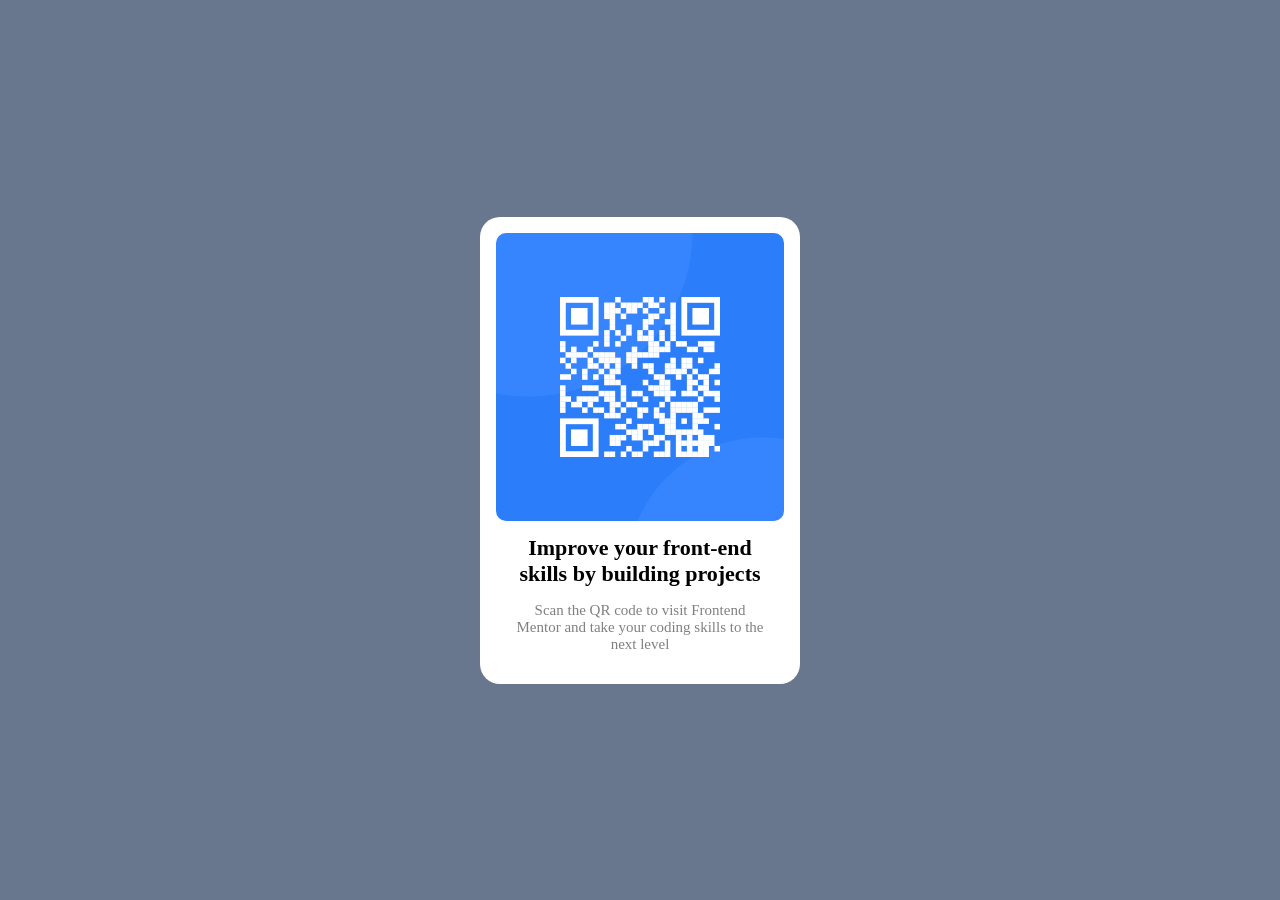
<file: index.html>
<!DOCTYPE html>
<html lang="en">
<head>
  <meta charset="UTF-8">
  <meta name="viewport" content="width=device-width, initial-scale=1.0"> 

  <link rel="icon" type="image/png" sizes="32x32" href="./images/favicon-32x32.png">
  <link rel="stylesheet" href="style.css">
  
  <title>QR code component</title>

  <style>
    .attribution { font-size: 0.6875rem; text-align: center; }
    .attribution a { color: hsl(228, 45%, 44%); }
  </style>
</head>
<body>
  <div class="surya">
  <img src="images/image-qr-code.png" alt="" class="pic">

  <h2 class="he">Improve your front-end skills by building projects</h2>

  <p class="pa">Scan the QR code to visit Frontend Mentor and take your coding skills to the next level</p>
  </div>
</body>
</html>
</file>
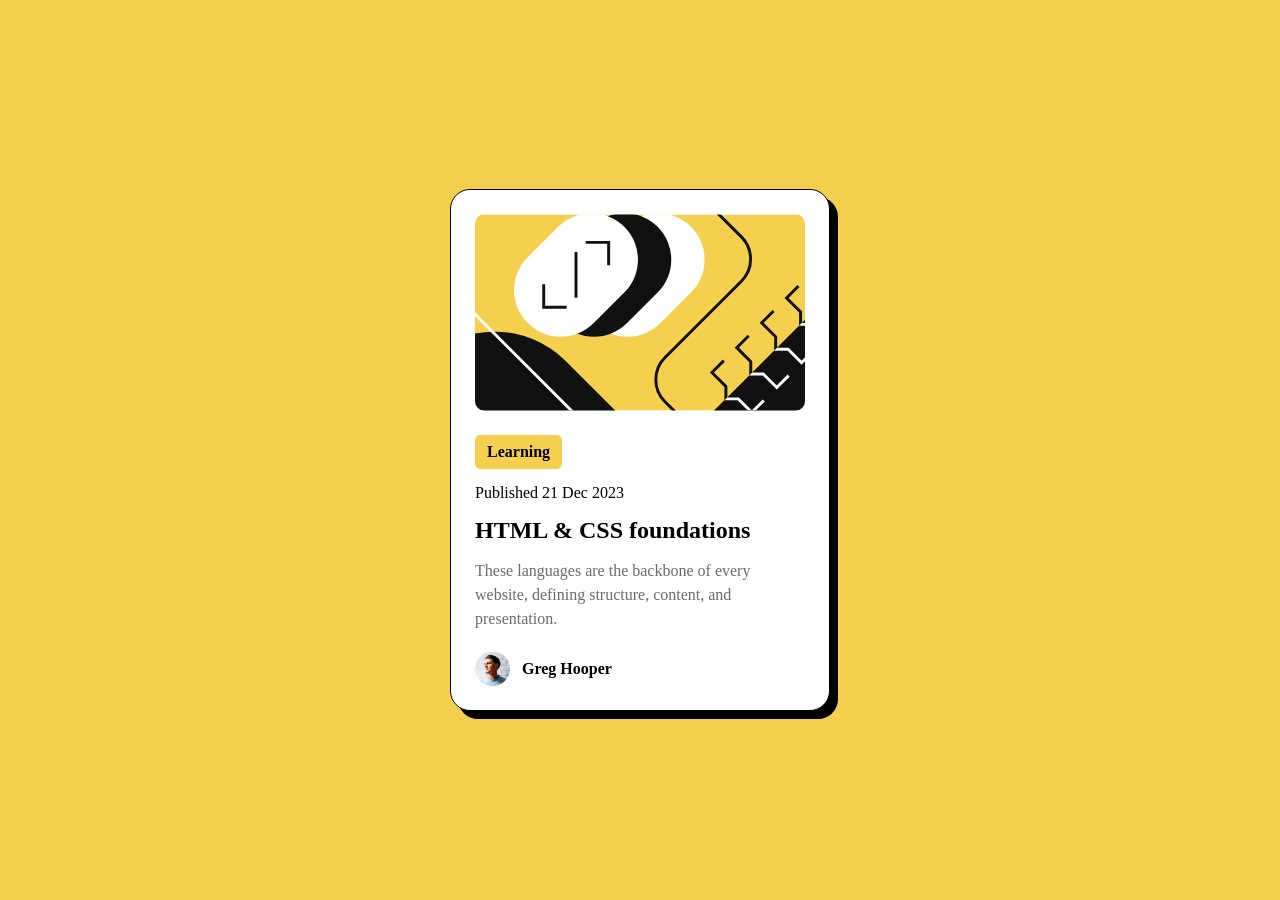
<file: Blog Preview Card/index.html>
<!DOCTYPE html>
<html lang="en">

<head>
  <meta charset="UTF-8">
  <meta name="viewport" content="width=device-width, initial-scale=1.0">

  <link rel="icon" type="image/png" sizes="32x32" href="./images/favicon-32x32.png">

  <title>Blog preview card</title>
  <link rel="stylesheet" href="style.css">

  <style>
    .attribution {
      font-size: 0.6875rem;
      text-align: center;
    }

    .attribution a {
      color: hsl(228, 45%, 44%);
    }
  </style>
</head>

<body>
  <div class="card">
    <img src="./images/illustration-article.svg" alt="card" class="card-image">
  
  <div class="tag">Learning</div>
  <p>Published 21 Dec 2023</p>
  <h2>HTML & CSS foundations</h2>
  <p class="description">These languages are the backbone of every website, defining structure, content, and
    presentation.</p>
  <div class="author">
    <img src="./images/image-avatar.webp" alt="Greg Hooper">

    <span>Greg Hooper</span>
  </div>
  
  </div>
</body>

</html>
</file>
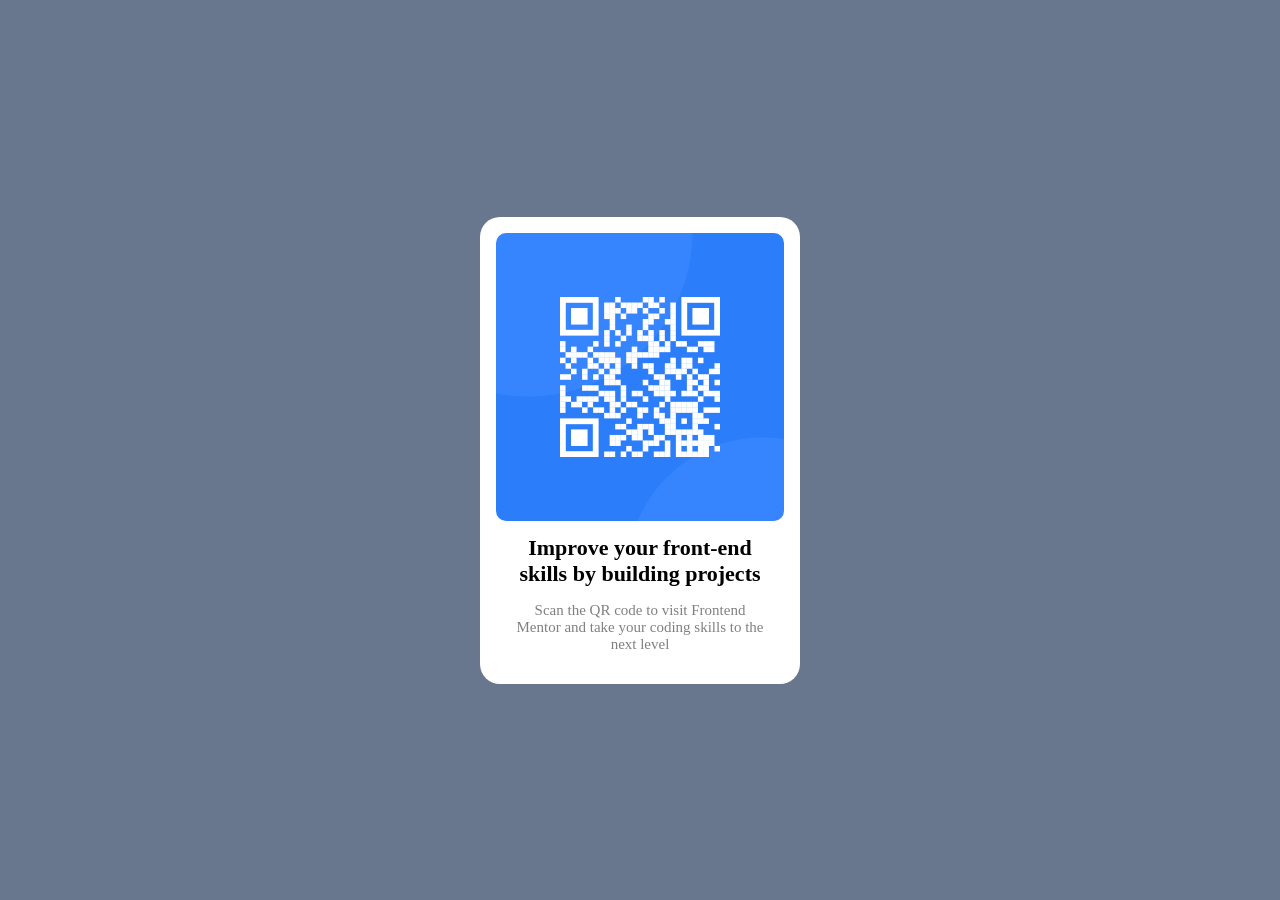
<file: QR_Code_Main/index.html>
<!DOCTYPE html>
<html lang="en">
<head>
  <meta charset="UTF-8">
  <meta name="viewport" content="width=device-width, initial-scale=1.0"> 

  <link rel="icon" type="image/png" sizes="32x32" href="./images/favicon-32x32.png">
  <link rel="stylesheet" href="style.css">
  
  <title>QR code component</title>

  <style>
    .attribution { font-size: 0.6875rem; text-align: center; }
    .attribution a { color: hsl(228, 45%, 44%); }
  </style>
</head>
<body>
  <div class="surya">
  <img src="./images/image-qr-code.png" alt="" class="pic">

  <h2 class="he">Improve your front-end skills by building projects</h2>

  <p class="pa">Scan the QR code to visit Frontend Mentor and take your coding skills to the next level</p>
  </div>
</body>
</html>
</file>
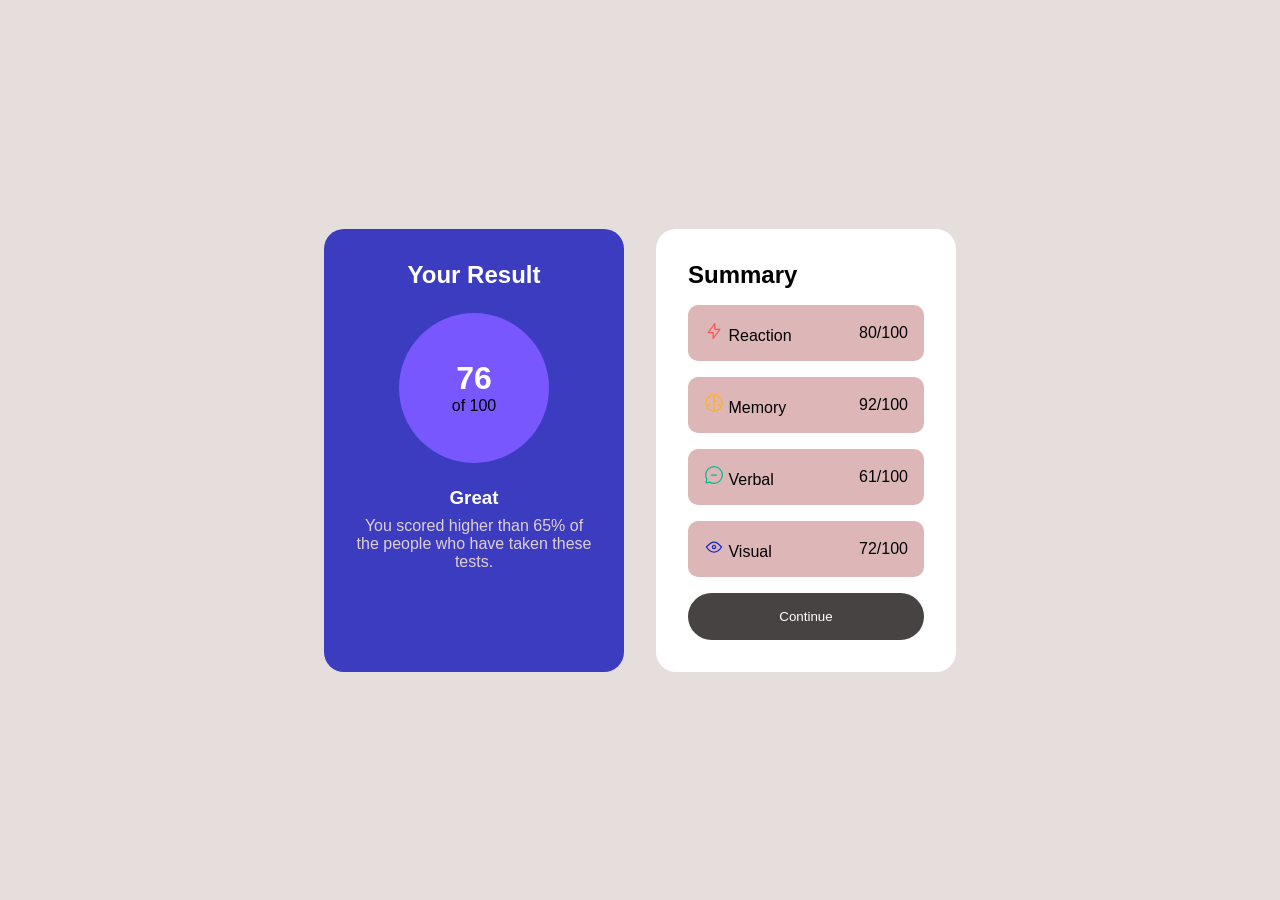
<file: Result_Summary/index.html>
<!DOCTYPE html>
<html lang="en">
<head>
  <meta charset="UTF-8">
  <meta name="viewport" content="width=device-width, initial-scale=1.0">

  <link rel="icon" type="image/png" sizes="32x32" href="./image/favicon-32x32.png">

  <link rel="stylesheet" href="style.css">
  
  <title>Results Summary</title>

  <style>
    .attribution { font-size: 0.6875rem; text-align: center; }
    .attribution a { color: hsl(228, 45%, 44%); }
  </style>
</head>
<body>
<div class="card">
  <div class="result">
    <h2 style="color: white">Your Result</h2>
    <div class="score">
    <h1 style="color: white">76</h1>
    <p>of 100</p>
    </div>
    <h3 class="p">Great</h3>
    <p class="pa">You scored higher than 65% of the people who have taken these tests.</p>
  </div>
  <div class="summary-list">
    <h2 style="margin-bottom: 1rem;">Summary</h2>
    <div class="item">
      <span><img src="./image/icon-reaction.svg" alt=""> Reaction</span>
      <span>80/100</span>
    </div>
    <div class="item">
      <span><img src="./image/icon-memory.svg" alt=""> Memory</span>
      <span>92/100</span>
    </div>
    <div class="item">
      <span><img src="./image/icon-verbal.svg" alt=""> Verbal</span>
      <span>61/100</span>
    </div>
    <div class="item">
      <span><img src="./image/icon-visual.svg" alt=""> Visual</span>
      <span>72/100</span>
    </div>
    <button>Continue</button>

  </div>
</div>
</body>
</html>
</file>
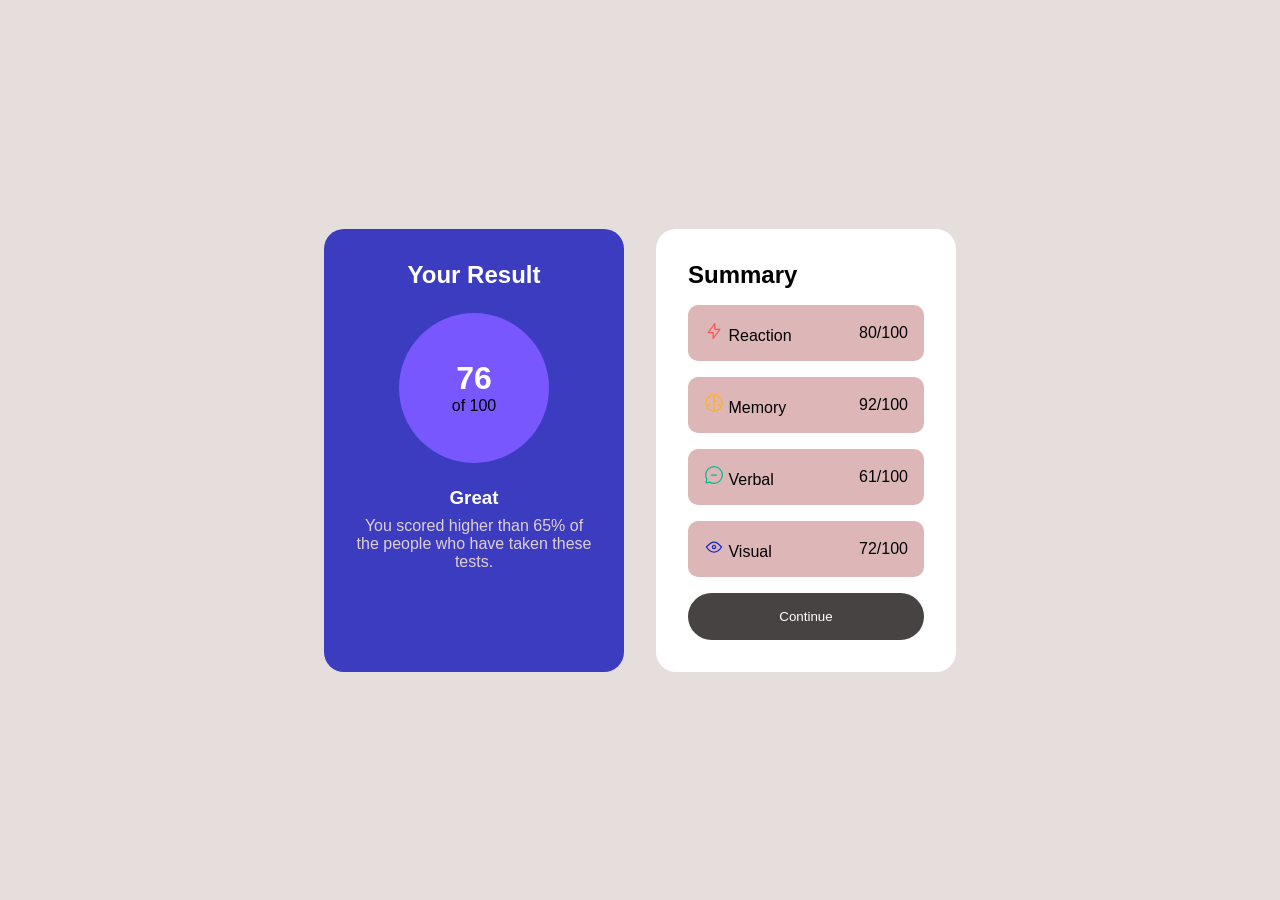
<file: results-summary-component-main/index.html>
<!DOCTYPE html>
<html lang="en">
<head>
  <meta charset="UTF-8">
  <meta name="viewport" content="width=device-width, initial-scale=1.0">

  <link rel="icon" type="image/png" sizes="32x32" href="./assets/images/favicon-32x32.png">

  <link rel="stylesheet" href="style.css">
  
  <title>Results summary component</title>

  <style>
    .attribution { font-size: 0.6875rem; text-align: center; }
    .attribution a { color: hsl(228, 45%, 44%); }
  </style>
</head>
<body>
<div class="card">
  <div class="result">
    <h2 style="color: white">Your Result</h2>
    <div class="score">
    <h1 style="color: white">76</h1>
    <p>of 100</p>
    </div>
    <h3 class="p">Great</h3>
    <p class="pa">You scored higher than 65% of the people who have taken these tests.</p>
  </div>
  <div class="summary-list">
    <h2 style="margin-bottom: 1rem;">Summary</h2>
    <div class="item">
      <span><img src="./assets/images/icon-reaction.svg" alt=""> Reaction</span>
      <span>80/100</span>
    </div>
    <div class="item">
      <span><img src="./assets/images/icon-memory.svg" alt=""> Memory</span>
      <span>92/100</span>
    </div>
    <div class="item">
      <span><img src="./assets/images/icon-verbal.svg" alt=""> Verbal</span>
      <span>61/100</span>
    </div>
    <div class="item">
      <span><img src="./assets/images/icon-visual.svg" alt=""> Visual</span>
      <span>72/100</span>
    </div>
    <button>Continue</button>

  </div>
</div>
</body>
</html>
</file>
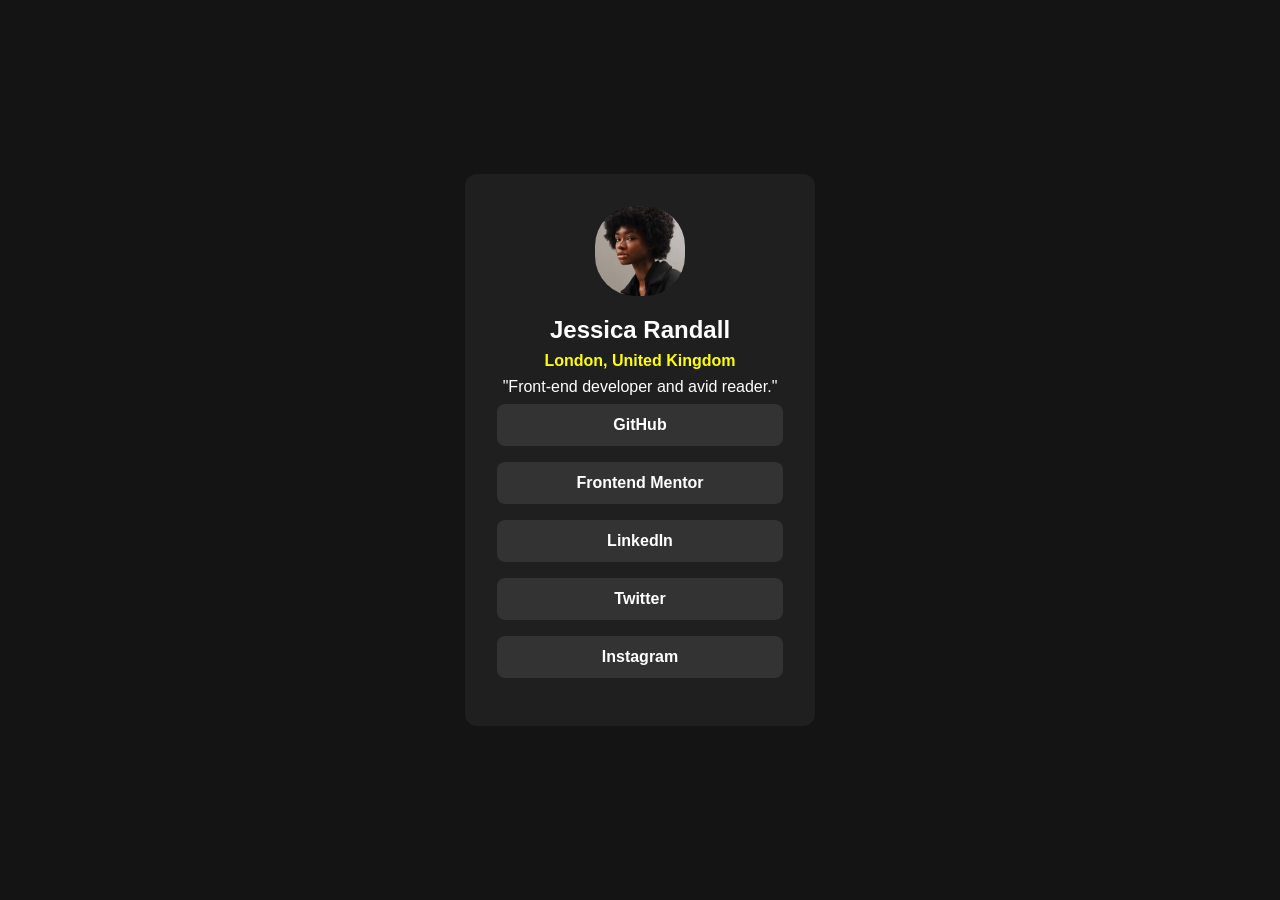
<file: Social_Link/index.html>
<!DOCTYPE html>
<html lang="en">
<head>
  <meta charset="UTF-8">
  <meta name="viewport" content="width=device-width, initial-scale=1.0">

  <link rel="icon" type="image/png" sizes="32x32" href="./assets/favicon-32x32.png">
  <link rel="stylesheet" href="style.css">
  
  <title>Social Links Profile</title>

  <style>
    .attribution { font-size: 0.6875rem; text-align: center; }
    .attribution a { color: hsl(228, 45%, 44%); }
  </style>
</head>
<body>
  <div class="card">
    <img src="./assets/avatar-jessica.jpeg" alt="" class="pic">

  <h1>Jessica Randall</h1>  
  <h2>London, United Kingdom</h2>
  <p>"Front-end developer and avid reader."</p>
  
  <div><a href="#" class="surya">GitHub</a></div>
  <div><a href="#" class="surya">Frontend Mentor</a></div>
  <div><a href="#" class="surya">LinkedIn</a></div>
  <div><a href="#" class="surya">Twitter</a></div>
  <div><a href="#" class="surya">Instagram</a></div>
  
  </div>
  
</body>
</html>
</file>
<file: style.css>
*{
    margin: 0;
    padding: 0;
    box-sizing: border-box;
}
body{
    display: flex;
    justify-content: center;
    align-items: center;
    min-height: 100vh;
    background-color: hsl(216, 15%, 48%);
}
.surya{
    background-color: white;
    width: 320px;
    padding: 16px;
    text-align: center;
    border-radius: 20px;
}
.pic{
    width: 100%;
    border-radius: 10px;
}
.he{
    font-size: 22px;
    font-weight: 700;
    margin: 10px;

}
.pa{
    font-size: 15px;
    color: grey;
    margin: 15px;
}
</file>
<file: Blog Preview Card/style.css>
*{
    margin: 0;
    padding: 0;
    box-sizing: border-box;
}
body{
    min-height: 100vh;
    display: flex;
    align-items: center;
    justify-content: center;
    background: hsl(47, 88%, 63%);
}
.card{
    background: white;
    width: 380px;
    padding: 24px;
    border-radius: 20px;
    border: 1px solid black;
    box-shadow: 8px 8px 0 black;
}
.card-image{
    width: 100%;
    border-radius: 10px;
}
.tag{
display: inline-block;
background: hsl(47, 88%, 63%);
padding: 8px 12px;
margin-top: 20px;
font-weight: 800;
border-radius: 5px;
}
.date{
    margin-top: 12px;
    font-size: 14px;
}
h2{
    margin-top: 15px;
    font-size: 24px;
    font-weight: 800;
    cursor: pointer;
}
h2:hover{
    color: hsl(47, 88%, 63%);
}
.description{
    margin-top: 15px;
    color: hsl(0, 0%, 42%);
    line-height: 1.5;
}
.author{
    display: flex;
    align-items: center;
    gap: 12px;
    margin-top: 20px;
}
.author img{
    width: 35px;
}
.author span{
    font-weight: 800;
}
p{
    margin-top: 15px;
}
</file>
<file: QR_Code_Main/style.css>
*{
    margin: 0;
    padding: 0;
    box-sizing: border-box;
}
body{
    display: flex;
    justify-content: center;
    align-items: center;
    min-height: 100vh;
    background-color: hsl(216, 15%, 48%);
}
.surya{
    background-color: white;
    width: 320px;
    padding: 16px;
    text-align: center;
    border-radius: 20px;
}
.pic{
    width: 100%;
    border-radius: 10px;
}
.he{
    font-size: 22px;
    font-weight: 700;
    margin: 10px;

}
.pa{
    font-size: 15px;
    color: grey;
    margin: 15px;
}
</file>
<file: Result_Summary/style.css>
*{
    margin: 0;
    padding: 0;
    box-sizing: border-box;
}
body{
    display: flex;
    justify-content: center;
    align-items: center;
    min-height: 100vh;
    font-family: sans-serif;
    background-color: rgb(230, 221, 221);
}
.card{
    display: flex;
}
.result{
    background-color: rgb(60, 60, 192);
    width: 300px;
    margin: 1rem;
    padding: 2rem;
    border-radius: 20px;
    text-align: center;

}
.score{
    background-color: hsl(252, 100%, 67%);
    border-radius: 50%;
    width: 150px;
    height: 150px;
    display: flex;
    justify-content: center;
    align-items: center;
    flex-direction: column;
    margin: 1.5rem auto;
}
.p{
    color: white;
    margin-bottom: 0.5rem;
}
.pa{
    color: rgb(223, 208, 208);
}
.summary-list{
    background-color: white;
    width: 300px;
    border-radius: 20px;
    margin: 1rem;
    padding: 2rem;
}
.item{
    display: flex;
    justify-content: space-between;
    align-items: center;
    background-color:rgb(221, 183, 183);
    padding: 1rem;
    margin-bottom: 1rem;
    border-radius: 10px;

}
button{
    width: 100%;
    padding: 1rem;
    border: none;
    border-radius: 30px;
    background-color: rgb(71, 67, 67);
    color: white;
    cursor: pointer;

}
button:hover{
    opacity: 0.8;
}
</file>
<file: results-summary-component-main/style.css>
*{
    margin: 0;
    padding: 0;
    box-sizing: border-box;
}
body{
    display: flex;
    justify-content: center;
    align-items: center;
    min-height: 100vh;
    font-family: sans-serif;
    background-color: rgb(230, 221, 221);
}
.card{
    display: flex;
}
.result{
    background-color: rgb(60, 60, 192);
    width: 300px;
    margin: 1rem;
    padding: 2rem;
    border-radius: 20px;
    text-align: center;

}
.score{
    background-color: hsl(252, 100%, 67%);
    border-radius: 50%;
    width: 150px;
    height: 150px;
    display: flex;
    justify-content: center;
    align-items: center;
    flex-direction: column;
    margin: 1.5rem auto;
}
.p{
    color: white;
    margin-bottom: 0.5rem;
}
.pa{
    color: rgb(223, 208, 208);
}
.summary-list{
    background-color: white;
    width: 300px;
    border-radius: 20px;
    margin: 1rem;
    padding: 2rem;
}
.item{
    display: flex;
    justify-content: space-between;
    align-items: center;
    background-color:rgb(221, 183, 183);
    padding: 1rem;
    margin-bottom: 1rem;
    border-radius: 10px;

}
button{
    width: 100%;
    padding: 1rem;
    border: none;
    border-radius: 30px;
    background-color: rgb(71, 67, 67);
    color: white;
    cursor: pointer;

}
button:hover{
    opacity: 0.8;
}
</file>
<file: Social_Link/style.css>
* {
    margin: 0;
    padding: 0;
    box-sizing: border-box;
}

body {
    min-height: 100vh;
    display: flex;
    align-items: center;
    justify-content: center;
    text-align: center;
    background-color: hsl(0, 0%, 8%);
    font-family: sans-serif;
}

.card {
    background-color: hsl(0, 0%, 12%);
    margin: 10px;
    padding: 2rem;
    width: 350px;
    border-radius: 12px;
    text-align: center;
}

.pic {
    width: 90px;
    border-radius: 40px;
    margin-bottom: 1rem;
}

h1 {
    color: white;
    font-size: 1.5rem;
    margin-bottom: 0.5rem;
}

h2 {
    color: yellow;
    font-size: 1rem;
    margin-bottom: 0.5rem;
}

p {
    color: white;
    font-size: 1rem;
    margin-bottom: 0.5rem;
}

.surya{
    display: block;
    text-decoration: none;
    background-color: hsl(0, 0%, 20%);
    padding: 12px;
    color: white;
    margin-bottom: 1rem;
    border-radius: 8px;
    font-weight: 700;
}
.surya:hover{
    background-color: hsl(75, 94%, 57%);
    color: black;
}
</file>
